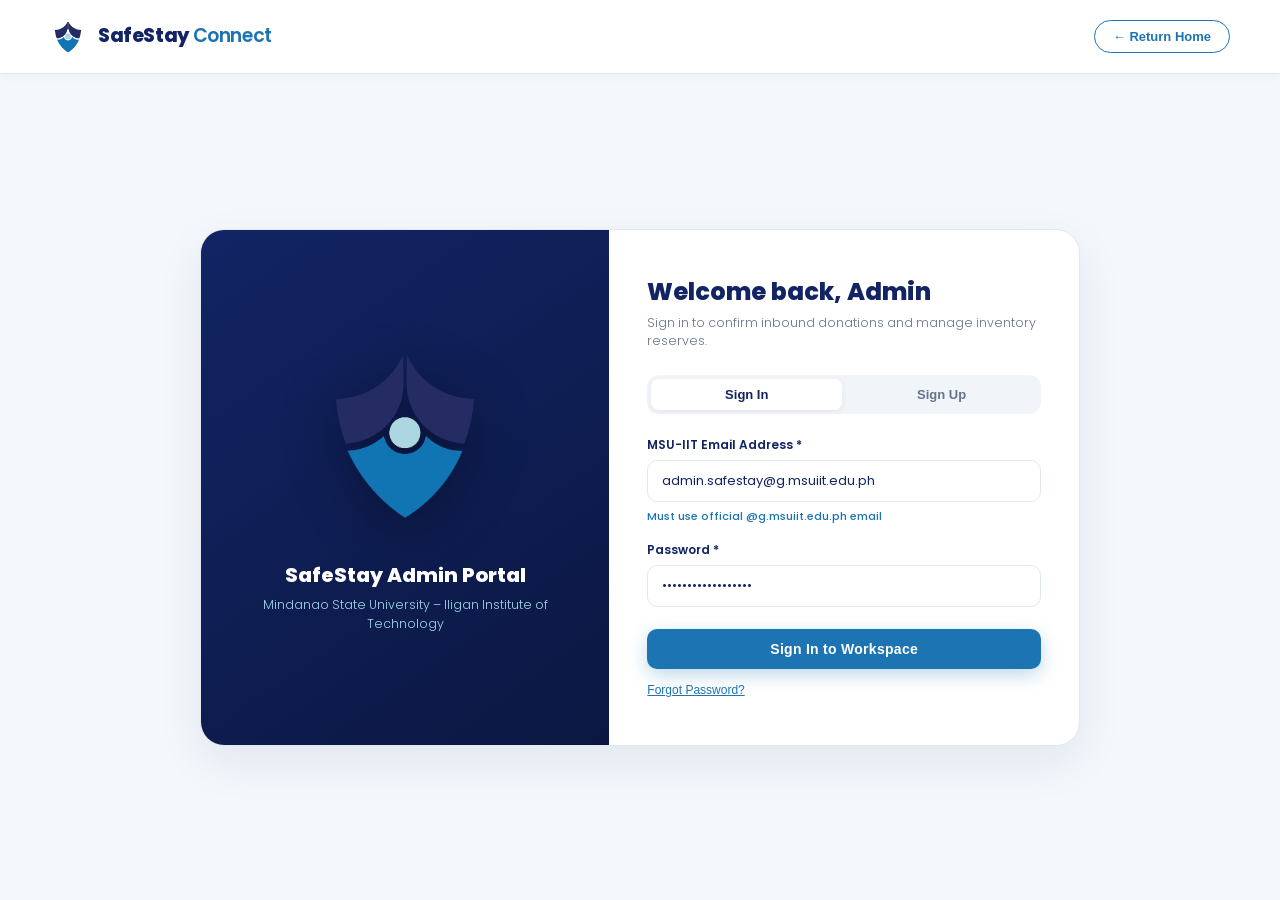
<file: admin.html>
<!DOCTYPE html>
<html lang="en">
<head>
  <meta charset="UTF-8" />
  <meta name="viewport" content="width=device-width, initial-scale=1.0" />
  <title>SafeStay Connect | Admin Management Workspace</title>
  <!-- Google Fonts: Poppins (Official Font: Bold Intro Headers + Thin/Light Subtext) -->
  <link rel="preconnect" href="https://fonts.googleapis.com" />
  <link rel="preconnect" href="https://fonts.gstatic.com" crossorigin />
  <link href="https://fonts.googleapis.com/css2?family=Poppins:ital,wght@0,200;0,300;0,400;0,500;0,600;0,700;0,800;0,900;1,200;1,300&display=swap" rel="stylesheet" />
  
  <!-- STYLESHEET: Shared brandkit: variables, resets, modals, badges -->
  <link rel="stylesheet" href="css/brand.css" />
  <!-- STYLESHEET: Admin workspace layout & components -->
  <link rel="stylesheet" href="css/admin.css" />
</head>
<body class="view-admin">

  <!--top nav bar-->
  <header class="admin-topbar">
    <a href="#" class="admin-brand-link" onclick="handleLogoReturnHome()">
      <!-- PICTURE: 'Classic.png' brand emblem in top bar -->
      <img src="Classic.png" alt="SafeStay Emblem" class="admin-brand-logo" />
      <div class="admin-brand-title">SafeStay <span>Connect</span></div>
    </a>

    <div class="admin-topbar-actions">
      <!-- BUTTON: Admin_Home_Return_Btn (Returns to Landing Page) -->
      <button type="button" id="Admin_Home_Return_Btn" class="btn-return-home" onclick="handleLogoReturnHome()">
        ← Return Home
      </button>
    </div>
  </header>

  <!-- ==========================================================================
       VIEW 1: ADMIN AUTHENTICATION SCREEN (SIGN IN / SIGN UP / FORGOT PASSWORD)
       ========================================================================== -->
  <section id="adminAuthScreen" class="admin-auth-screen">
    <div class="admin-auth-card">
      
      <!-- Left decorative pane with official shield -->
      <div class="auth-left-emblem-pane">
        <div class="auth-emblem-holder">
          <!-- PICTURE: 'Classic.png' large decorative shield emblem -->
          <img src="Classic.png" alt="SafeStay Shield" />
        </div>
        <h3>SafeStay Admin Portal</h3>
        <p>Mindanao State University – Iligan Institute of Technology</p>
      </div>

      <!-- Right auth forms pane -->
      <div class="auth-right-form-pane">
        <h2 id="authHeadingTitle" class="auth-header-title">Welcome back, Admin</h2>
        <p id="authSubtext" class="auth-subtext">Sign in to confirm inbound donations and manage inventory reserves.</p>

        <!-- Toggle Tabs: Sign In / Sign Up -->
        <div class="auth-toggle-tabs">
          <!-- BUTTON: Admin_Auth_Switch_SignIn_Btn -->
          <button type="button" id="Admin_Auth_Switch_SignIn_Btn" class="auth-tab-btn active" onclick="switchAuthMode('signin')">
            Sign In
          </button>
          <!-- BUTTON: Admin_Auth_Switch_SignUp_Btn -->
          <button type="button" id="Admin_Auth_Switch_SignUp_Btn" class="auth-tab-btn" onclick="switchAuthMode('signup')">
            Sign Up
          </button>
        </div>

        <form id="adminAuthForm" onsubmit="handleAuthSubmit(event)">
          
          <div class="form-group">
            <label for="adminEmailInput">MSU-IIT Email Address *</label>
            <!-- Pre-seeded demo account: admin.safestay@g.msuiit.edu.ph -->
            <input type="email" id="adminEmailInput" value="admin.safestay@g.msuiit.edu.ph" placeholder="your.name@g.msuiit.edu.ph" required />
            <span class="email-hint-tag">Must use official @g.msuiit.edu.ph email</span>
          </div>

          <div class="form-group">
            <label for="adminPasswordInput">Password *</label>
            <input type="password" id="adminPasswordInput" value="AdminSafeStay2026!" placeholder="Enter your password" required />
          </div>

          <div id="signUpConfirmGroup" class="form-group hidden">
            <label for="adminConfirmPasswordInput">Confirm Password *</label>
            <input type="password" id="adminConfirmPasswordInput" placeholder="Confirm your password" />
          </div>

          <!-- BUTTON: Admin_Auth_Submit_Btn -->
          <button type="submit" id="Admin_Auth_Submit_Btn" class="btn-auth-submit">
            Sign In to Workspace
          </button>

          <!-- BUTTON: Admin_Forgot_Password_Btn -->
          <button type="button" id="Admin_Forgot_Password_Btn" class="btn-forgot-password" onclick="openForgotPasswordModal()">
            Forgot Password?
          </button>
        </form>
      </div>

    </div>
  </section>

  <!-- ==========================================================================
       VIEW 2: ADMIN WORKSPACE SHELL
       ========================================================================== -->
  <section id="adminWorkspaceLayout" class="admin-workspace-layout hidden">
    
    <!-- Left Navigation Sidebar -->
    <aside class="admin-sidebar">
      <div class="admin-sidebar-menu">
        <div class="admin-sidebar-label">Management Navigation</div>
        
        <!-- BUTTON: Admin_Nav_Dashboard_Btn -->
        <button type="button" id="Admin_Nav_Dashboard_Btn" class="admin-nav-tab-btn active" onclick="switchAdminTab('dashboard')">
          📊 Dashboard Overview
        </button>

        <!-- BUTTON: Admin_Nav_Donations_Btn -->
        <button type="button" id="Admin_Nav_Donations_Btn" class="admin-nav-tab-btn" onclick="switchAdminTab('donations')">
          🎁 Donations Ledger
        </button>

        <!-- BUTTON: Admin_Nav_Inventory_Btn -->
        <button type="button" id="Admin_Nav_Inventory_Btn" class="admin-nav-tab-btn" onclick="switchAdminTab('inventory')">
          📦 Inventory & Stock
        </button>

        <!-- BUTTON: Admin_Nav_Distributions_Btn -->
        <button type="button" id="Admin_Nav_Distributions_Btn" class="admin-nav-tab-btn" onclick="switchAdminTab('distributions')">
          🚚 Distribution Logs
        </button>

        <!-- BUTTON: Admin_Nav_Campaigns_Btn (Dedicated Campaign & Media tab per request) -->
        <button type="button" id="Admin_Nav_Campaigns_Btn" class="admin-nav-tab-btn" onclick="switchAdminTab('campaigns')">
          📢 Campaigns & Media
        </button>
      </div>

      <!-- Bottom Profile & Logout -->
      <div class="admin-sidebar-footer">
        <div class="admin-profile-pill">
          <div class="admin-avatar">AS</div>
          <div class="admin-profile-info">
            <strong id="activeAdminEmailDisplay">admin.safestay@g.msuiit.edu.ph</strong>
            <small>MISSC Administrator</small>
          </div>
        </div>

        <!-- BUTTON: Admin_SignOut_Btn -->
        <button type="button" id="Admin_SignOut_Btn" class="btn-admin-signout" onclick="handleAdminSignOut()">
          Sign Out of Workspace
        </button>
      </div>
    </aside>

    <!-- Main Content Workspace Area -->
    <main class="admin-main-canvas">
      
      <!-- TAB 1: DASHBOARD OVERVIEW -->
      <div id="adminTabDashboard">
        <div class="admin-page-header">
          <div>
            <h1>Operations Dashboard</h1>
            <p>Real-time intake tracking, warehouse reserve indicators, and community outreach actions.</p>
          </div>
        </div>

        <!-- 4 KPI Cards -->
        <div class="kpi-grid">
          <div class="kpi-card">
            <div class="kpi-top"><span>Total Pledges</span><span class="kpi-icon-badge">🎁</span></div>
            <div class="kpi-number" id="kpiTotalDonations">0</div>
            <div class="kpi-footer" id="kpiToReceiveCount">0 awaiting intake</div>
          </div>
          <div class="kpi-card">
            <div class="kpi-top"><span>Live Stock Units</span><span class="kpi-icon-badge">📦</span></div>
            <div class="kpi-number" id="kpiTotalStockUnits">0</div>
            <div class="kpi-footer">Across verified warehouse categories</div>
          </div>
          <div class="kpi-card">
            <div class="kpi-top"><span>Dispatches Logged</span><span class="kpi-icon-badge">🚚</span></div>
            <div class="kpi-number" id="kpiTotalDispatches">0</div>
            <div class="kpi-footer">Community outreach activities</div>
          </div>
          <div class="kpi-card">
            <div class="kpi-top"><span>Active Drive</span><span class="kpi-icon-badge">📢</span></div>
            <div class="kpi-number" style="font-size:18px; line-height:1.4;" id="kpiActiveDriveTitle">Loading...</div>
            <div class="kpi-footer">Current student campaign</div>
          </div>
        </div>

        <!-- Quick Operational Actions -->
        <div style="margin-bottom:12px;">
          <h3 style="font-size:15px; color:var(--brand-navy); font-weight:700;">Quick Operational Actions</h3>
        </div>
        <div class="quick-actions-row" style="margin-bottom:28px;">
          
          <!-- BUTTON: Dashboard_Edit_Drive_Btn (Replaced Record Inbound as requested, jumps straight to dedicated Campaigns tab) -->
          <div class="quick-action-card-btn" id="Dashboard_Edit_Drive_Btn" onclick="switchAdminTab('campaigns')">
            <div class="quick-action-icon">✏️</div>
            <div class="quick-action-text">
              <strong>Update Community Drive</strong>
              <span>Edit active relief title, banner photo & description</span>
            </div>
          </div>

          <!-- BUTTON: Admin_Dispatch_Relief_Btn -->
          <div class="quick-action-card-btn" id="Admin_Dispatch_Relief_Btn" onclick="openDispatchModal()">
            <div class="quick-action-icon">🚚</div>
            <div class="quick-action-text">
              <strong>Dispatch Supplies</strong>
              <span>Deduct stock & log relief distribution</span>
            </div>
          </div>

          <!-- BUTTON: Admin_Add_Inventory_Btn -->
          <div class="quick-action-card-btn" id="Admin_Add_Inventory_Btn" onclick="openAddInventoryModal()">
            <div class="quick-action-icon">📦</div>
            <div class="quick-action-text">
              <strong>Add Supply Category</strong>
              <span>Track a new commodity in warehouse stock</span>
            </div>
          </div>

        </div>

        <!-- Recent Donations Snapshot Table -->
        <div class="admin-card">
          <div class="admin-card-header">
            <h3>Recent Pledges & Intake (Awaiting Arrival)</h3>
            <button class="btn-return-home" style="font-size:12px; padding:4px 12px;" onclick="switchAdminTab('donations')">
              View Full Ledger →
            </button>
          </div>
          <div class="table-container">
            <table class="admin-table">
              <thead>
                <tr>
                  <th>Code</th>
                  <th>Donor</th>
                  <th>Pledged Item</th>
                  <th>Units</th>
                  <th>Status</th>
                  <th>Action</th>
                </tr>
              </thead>
              <tbody id="dashboardRecentDonationsTbody">
                <!-- Dynamically populated -->
              </tbody>
            </table>
          </div>
        </div>
      </div>

      <!-- TAB 2: DONATIONS LEDGER (WITH "MARK AS RECEIVED" BUTTON) -->
      <div id="adminTabDonations" class="hidden">
        <div class="admin-page-header">
          <div>
            <h1>Donations Ledger</h1>
            <p>Review inbound pledges from donors. Clicking <strong>Mark as Received</strong> confirms physical arrival and credits warehouse stock.</p>
          </div>
        </div>

        <div class="admin-card">
          <div class="table-container">
            <table class="admin-table">
              <thead>
                <tr>
                  <th>Reference Code</th>
                  <th>Donor Name / Org</th>
                  <th>Pledged Commodity</th>
                  <th>Quantity</th>
                  <th>Date Logged</th>
                  <th>Current Status</th>
                  <th style="text-align:right;">Physical Intake Action</th>
                </tr>
              </thead>
              <tbody id="adminFullDonationsTbody">
                <!-- Dynamically populated -->
              </tbody>
            </table>
          </div>
        </div>
      </div>

      <!-- TAB 3: INVENTORY & STOCK -->
      <div id="adminTabInventory" class="hidden">
        <div class="admin-page-header">
          <div>
            <h1>Inventory & Stock Reserves</h1>
            <p>Live inventory quantities automatically credited upon intake and deducted upon dispatch.</p>
          </div>
          <div class="header-actions-group">
            <button type="button" class="btn-admin-action" onclick="openAddInventoryModal()">
              + Add Supply Item
            </button>
          </div>
        </div>

        <div class="admin-card">
          <div class="table-container">
            <table class="admin-table">
              <thead>
                <tr>
                  <th>Item Description</th>
                  <th>Category</th>
                  <th>Available Quantity (In Stock)</th>
                  <th>Packaging Unit</th>
                  <th>Actions</th>
                </tr>
              </thead>
              <tbody id="adminFullInventoryTbody">
                <!-- Dynamically populated -->
              </tbody>
            </table>
          </div>
        </div>
      </div>

      <!-- TAB 4: DISTRIBUTION & DISPATCHES -->
      <div id="adminTabDistributions" class="hidden">
        <div class="admin-page-header">
          <div>
            <h1>Distribution & Dispatches</h1>
            <p>Historical log of relief provisions released to university dormitories and community evacuation centers.</p>
          </div>
          <div class="header-actions-group">
            <button type="button" class="btn-admin-action" onclick="openDispatchModal()">
              + Dispatch Relief
            </button>
          </div>
        </div>

        <div class="admin-card">
          <div class="table-container">
            <table class="admin-table">
              <thead>
                <tr>
                  <th>Dispatch ID</th>
                  <th>Relief Item</th>
                  <th>Units Dispatched</th>
                  <th>Beneficiary Initiative / Event</th>
                  <th>Dispatch Date</th>
                </tr>
              </thead>
              <tbody id="adminFullDistributionsTbody">
                <!-- Dynamically populated -->
              </tbody>
            </table>
          </div>
        </div>
      </div>

      <!-- TAB 5: CAMPAIGNS & MEDIA (DEDICATED MANAGER FOR ACTIVE COMMUNITY DRIVE) -->
      <div id="adminTabCampaigns" class="hidden">
        <div class="admin-page-header">
          <div>
            <h1>Campaigns & Media Manager</h1>
            <p>Update the active community drive displayed on the public transparency portal in real time.</p>
          </div>
        </div>

        <div class="admin-card" style="max-width:760px;">
          <div class="admin-card-header">
            <h3>Active Community Relief Drive Settings</h3>
          </div>
          <div class="modal-body">
            <form id="adminCampaignForm" onsubmit="handleUpdateDriveSubmit(event)">
              
              <div class="form-group">
                <label for="campaignTitleInput">Campaign / Relief Drive Title *</label>
                <input type="text" id="campaignTitleInput" required placeholder="e.g., Bagyong Paeng Student Boarder Relief Drive" />
              </div>

              <div class="form-group">
                <label for="campaignDescInput">Drive Description & Mission *</label>
                <textarea id="campaignDescInput" rows="3" required placeholder="Describe the active community initiative..."></textarea>
              </div>

              <div class="form-group">
                <label for="campaignImageInput">Banner Image Filename / URL *</label>
                <input type="text" id="campaignImageInput" value="bg_homepage.jpg" required placeholder="bg_homepage.jpg or image URL" />
                <span class="email-hint-tag">Default: bg_homepage.jpg (or any uploaded photo file in your folder)</span>
              </div>

              <!-- BUTTON: Admin_Update_Drive_Btn -->
              <button type="submit" id="Admin_Update_Drive_Btn" class="btn-admin-action" style="margin-top:10px;">
                💾 Save & Update Active Community Drive
              </button>
            </form>
          </div>
        </div>
      </div>

    </main>
  </section>

  <!-- ==========================================================================
       MODAL 1: ADD INVENTORY ITEM
       ========================================================================== -->
  <div id="adminAddInventoryModal" class="modal-overlay hidden">
    <div class="modal-card">
      <div class="modal-header">
        <h3>Add New Inventory Supply</h3>
        <button type="button" class="modal-close-icon-btn" onclick="closeAdminModals()">×</button>
      </div>
      <div class="modal-body">
        <form id="adminAddInventoryForm" onsubmit="handleAddInventorySubmit(event)">
          <div class="form-group">
            <label for="newInvItemName">Item Name *</label>
            <input type="text" id="newInvItemName" placeholder="e.g., Bottled Water, First Aid Kits" required />
          </div>
          <div class="form-group">
            <label for="newInvCategory">Category *</label>
            <select id="newInvCategory" required>
              <option value="Food">Food</option>
              <option value="Personal care">Personal care</option>
              <option value="Bedding">Bedding</option>
              <option value="Education">Education</option>
              <option value="Medical">Medical</option>
              <option value="General Relief" selected>General Relief</option>
            </select>
          </div>
          <div style="display:grid; grid-template-columns:1fr 1fr; gap:12px;">
            <div class="form-group">
              <label for="newInvQuantity">Initial Stock *</label>
              <input type="number" id="newInvQuantity" min="0" step="1" value="0" required />
            </div>
            <div class="form-group">
              <label for="newInvUnit">Packaging Unit *</label>
              <input type="text" id="newInvUnit" value="units" placeholder="bottles, kits, pcs" required />
            </div>
          </div>
          <button type="submit" class="btn-admin-action" style="width:100%; margin-top:8px;">
            Save to Inventory Reserves
          </button>
        </form>
      </div>
    </div>
  </div>

  <!-- ==========================================================================
       MODAL 2: DISPATCH RELIEF (DEDUCTS STOCK)
       ========================================================================== -->
  <div id="adminDispatchModal" class="modal-overlay hidden">
    <div class="modal-card">
      <div class="modal-header">
        <h3>Dispatch Relief Supplies</h3>
        <button type="button" class="modal-close-icon-btn" onclick="closeAdminModals()">×</button>
      </div>
      <div class="modal-body">
        <form id="adminDispatchForm" onsubmit="handleDispatchSubmit(event)">
          <div class="form-group">
            <label for="dispatchItemSelect">Select Supply from Inventory *</label>
            <select id="dispatchItemSelect" required>
              <!-- Dynamically populated with available quantities -->
            </select>
          </div>
          <div class="form-group">
            <label for="dispatchQuantityInput">Units to Dispatch *</label>
            <input type="number" id="dispatchQuantityInput" min="1" step="1" placeholder="10" required />
          </div>
          <div class="form-group">
            <label for="dispatchBeneficiaryInput">Beneficiary Community / Event *</label>
            <input type="text" id="dispatchBeneficiaryInput" placeholder="e.g., Barangay San Miguel Evacuation Center" required />
          </div>
          <button type="submit" class="btn-admin-action" style="width:100%; margin-top:8px;">
            Confirm Dispatch & Deduct Stock
          </button>
        </form>
      </div>
    </div>
  </div>

  <!-- ==========================================================================
       MODAL 3: FORGOT PASSWORD INSTRUCTIONS
       ========================================================================== -->
  <div id="adminForgotPasswordModal" class="modal-overlay hidden">
    <div class="modal-card" style="max-width:440px;">
      <div class="modal-header">
        <h3>Reset Admin Credentials</h3>
        <button type="button" class="modal-close-icon-btn" onclick="closeAdminModals()">×</button>
      </div>
      <div class="modal-body" style="text-align:center;">
        <div style="font-size:32px; margin-bottom:12px;">🔑</div>
        <h4 style="font-size:16px; color:var(--brand-navy); margin-bottom:8px;">Password Reset Verification</h4>
        <p style="font-size:13px; color:var(--text-muted); line-height:1.7; margin-bottom:20px;">
          For security, administrative password reset requests are handled through the MSU-IIT Google Workspace administrator. Please contact your IT coordinator at <strong>coo.misc@g.msuit.edu.ph</strong>.
        </p>
        <button type="button" class="btn-admin-action" style="width:100%;" onclick="closeAdminModals()">
          Understood
        </button>
      </div>
    </div>
  </div>

  <!-- ==========================================================================
       JAVASCRIPT: ADMIN DATA LOGIC, AUTH & REAL-TIME RECONCILIATION
       ========================================================================== -->
  <!-- SCRIPT: Shared state & localStorage (must load first) -->
  <script src="js/data.js"></script>
  <!-- SCRIPT: Admin workspace logic -->
  <script src="js/admin.js"></script>
</body>
</html>
</file>
<file: css/brand.css>
/* ==========================================================================
   css/brand.css : OFFICIAL BRANDKIT (variables, resets) + SHARED COMPONENTS (modals, badges, forms...)
   Loaded by: index.html, donor.html, admin.html
   ========================================================================== */
:root {
  /* COLOR 1: Deep Navy Blue (#122464) - Core brand canvas & sidebar elements */
  --brand-navy: #122464;

  /* COLOR 2: Vibrant Blue (#1D74B3) - Primary actions, active highlights & banners */
  --brand-blue: #1d74b3;

  /* COLOR 3: Pure White (#FFFFFF) - Cards, typography & surfaces */
  --brand-white: #ffffff;

  /* COLOR 4: Cyan Accent (#A0D7E7) - Subtle borders, highlights & active pills */
  --brand-cyan: #a0d7e7;

  /* COLOR 5: Gold (#D98E16) - "To Receive" pending badges & warning alerts */
  --brand-gold: #d98e16;

  /* Neutral UI & Status Colors */
  --surface-page: #f4f7fb;
  --surface-border: #e1e8f2;
  --text-main: #122464;
  --text-muted: #64748b;
  --status-green: #1b8a5a;
  --status-green-bg: #eefaf3;
  --status-gold-bg: #fef6e9;
  --status-red: #c53b3b;
  --status-red-bg: #fdf2f2;
  /* Translucent glass fills for frosted panels (used by the landing page) */
  --glass-surface: rgba(18, 36, 100, 0.58);
  --glass-stroke: rgba(255, 255, 255, 0.18);
}

/* Universal reset shared by every page */
* {
  box-sizing: border-box;
  margin: 0;
  padding: 0;
}

/* Smooth anchor scrolling (landing page navigation links) */
html {
  scroll-behavior: smooth;
}

/* Page base: each page paints its own background in its own stylesheet */
body {
  font-family: "Poppins", sans-serif;
  line-height: 1.5;
}

/* Utility: hides a screen, tab or modal */
.hidden {
  display: none !important;
}

/* ##########################################################################
   SHARED COMPONENTS (identical on the Donor and Admin pages)
   ########################################################################## */

/* ==========================================================================
   TOP NAVIGATION BAR
   ========================================================================== */
/* BUTTON: Donor_Home_Return_Btn */
.btn-return-home {
  display: inline-flex;
  align-items: center;
  gap: 8px;
  background: transparent;
  color: var(--brand-blue);
  border: 1.5px solid var(--brand-blue);
  padding: 8px 18px;
  border-radius: 999px;
  font-size: 13px;
  font-weight: 600;
  cursor: pointer;
  text-decoration: none;
  transition: all 0.2s ease;
}

.btn-return-home:hover {
  background: var(--brand-blue);
  color: var(--brand-white);
  transform: translateY(-1.5px);
}

/* ==========================================================================
   VIEW 2: PUBLIC TRANSPARENCY WORKSPACE
   ========================================================================== */
.table-container {
  overflow-x: auto;
}

/* Badges */
.badge-pill {
  display: inline-flex;
  align-items: center;
  gap: 6px;
  padding: 4px 10px;
  border-radius: 999px;
  font-size: 11px;
  font-weight: 600;
}

.badge-to-receive {
  background: var(--status-gold-bg);
  color: var(--brand-gold);
  border: 1px solid rgba(217, 142, 22, 0.35);
}

.badge-received {
  background: var(--status-green-bg);
  color: var(--status-green);
  border: 1px solid rgba(27, 138, 90, 0.25);
}

/* Form Fields */
.form-group {
  display: flex;
  flex-direction: column;
  gap: 6px;
  margin-bottom: 16px;
  text-align: left;
}

.form-group label {
  font-size: 12px;
  font-weight: 600;
  color: var(--brand-navy);
}

.form-group input,
.form-group select,
.form-group textarea {
  width: 100%;
  border: 1.5px solid var(--surface-border);
  background: var(--brand-white);
  border-radius: 10px;
  padding: 10px 14px;
  font-family: inherit;
  font-size: 13px;
  color: var(--text-main);
  transition: all 0.15s ease;
}

.form-group input:focus,
.form-group select:focus,
.form-group textarea:focus {
  border-color: var(--brand-blue);
  outline: none;
  box-shadow: 0 0 0 3px rgba(29, 116, 179, 0.15);
}

/* ==========================================================================
   MODAL DIALOGS
   ========================================================================== */
.modal-overlay {
  position: fixed;
  inset: 0;
  background: rgba(18, 36, 100, 0.65);
  backdrop-filter: blur(5px);
  z-index: 500;
  display: flex;
  align-items: center;
  justify-content: center;
  padding: 20px;
}

.modal-card {
  background: var(--brand-white);
  border-radius: 22px;
  width: min(100%, 520px);
  max-height: 90vh;
  overflow-y: auto;
  box-shadow: 0 20px 50px rgba(18, 36, 100, 0.35);
  border: 1px solid var(--surface-border);
  position: relative;
}

.modal-header {
  padding: 20px 24px;
  border-bottom: 1.5px solid var(--surface-border);
  display: flex;
  align-items: center;
  justify-content: space-between;
}

.modal-header h3 {
  font-size: 17px;
  font-weight: 800;
  color: var(--brand-navy);
}

.modal-body {
  padding: 24px;
}
</file>
<file: css/admin.css>
.view-admin {
  background-color: var(--surface-page);
  color: var(--text-main);
  font-family: 'Poppins', sans-serif;
  min-height: 100vh;
  display: flex;
  flex-direction: column;
  line-height: 1.5;
}

/*tp nav bar */
.admin-topbar {
  height: 74px;
  padding: 0 clamp(20px, 4vw, 50px);
  background: var(--brand-white);
  border-bottom: 1.5px solid var(--surface-border);
  display: flex;
  align-items: center;
  justify-content: space-between;
  position: sticky;
  top: 0;
  z-index: 100;
  box-shadow: 0 2px 10px rgba(18, 36, 100, 0.04);
}
.admin-brand-link {
  display: flex;
  align-items: center;
  gap: 12px;
  text-decoration: none;
  color: var(--brand-navy);
  cursor: pointer;
}
.admin-brand-logo {
  width: 36px;
  height: 40px;
  object-fit: contain;
}
.admin-brand-title {
  font-size: 19px;
  font-weight: 800;
  letter-spacing: -0.02em;
}
.admin-brand-title span {
  color: var(--brand-blue);
  font-weight: 600;
}
.admin-topbar-actions {
  display: flex;
  align-items: center;
  gap: 14px;
}

/*admin sign in/out screen*/
.admin-auth-screen {
  flex: 1;
  display: flex;
  align-items: center;
  justify-content: center;
  padding: 40px 24px;
}
.admin-auth-card {
  background: var(--brand-white);
  border: 1.5px solid var(--surface-border);
  border-radius: 24px;
  box-shadow: 0 16px 45px rgba(18, 36, 100, 0.08);
  width: min(100%, 880px);
  display: grid;
  grid-template-columns: 1fr 1.15fr;
  overflow: hidden;
}
.auth-left-emblem-pane {
  background: linear-gradient(145deg, #122464 0%, #0B1742 100%);
  display: flex;
  flex-direction: column;
  align-items: center;
  justify-content: center;
  padding: 40px 30px;
  text-align: center;
  color: var(--brand-white);
  position: relative;
}
.auth-emblem-holder {
  width: clamp(140px, 16vw, 190px);
  margin-bottom: 22px;
  filter: drop-shadow(0 12px 28px rgba(0, 0, 0, 0.35));
}
.auth-emblem-holder img {
  width: 100%;
  height: auto;
  object-fit: contain;
}
.auth-left-emblem-pane h3 {
  font-size: 20px;
  font-weight: 800;
  margin-bottom: 6px;
}
.auth-left-emblem-pane p {
  font-size: 12.5px;
  color: var(--brand-cyan);
  font-weight: 300;
}
.auth-right-form-pane {
  padding: 44px 38px;
  display: flex;
  flex-direction: column;
  justify-content: center;
}
.auth-header-title {
  font-size: 24px;
  font-weight: 800;
  color: var(--brand-navy);
  margin-bottom: 4px;
}
.auth-subtext {
  font-size: 12.5px;
  color: var(--text-muted);
  margin-bottom: 24px;
  font-weight: 300;
}
.auth-toggle-tabs {
  display: flex;
  background: #F1F5F9;
  padding: 4px;
  border-radius: 12px;
  margin-bottom: 22px;
  gap: 4px;
}
/* BUTTONS: Admin_Auth_Switch_SignIn_Btn, Admin_Auth_Switch_SignUp_Btn */
.auth-tab-btn {
  flex: 1;
  border: 0;
  background: transparent;
  padding: 8px 14px;
  border-radius: 8px;
  font-size: 13px;
  font-weight: 600;
  color: var(--text-muted);
  cursor: pointer;
  transition: all 0.18s ease;
}
.auth-tab-btn.active {
  background: var(--brand-white);
  color: var(--brand-navy);
  box-shadow: 0 2px 6px rgba(0, 0, 0, 0.06);
}
.email-hint-tag {
  font-size: 11px;
  color: var(--brand-blue);
  font-weight: 500;
}
/* BUTTON: Admin_Auth_Submit_Btn */
.btn-auth-submit {
  width: 100%;
  background: var(--brand-blue);
  color: var(--brand-white);
  border: 0;
  padding: 12px 24px;
  border-radius: 10px;
  font-size: 14px;
  font-weight: 700;
  letter-spacing: 0.02em;
  cursor: pointer;
  box-shadow: 0 6px 18px rgba(29, 116, 179, 0.28);
  transition: all 0.2s ease;
  margin-top: 6px;
}
.btn-auth-submit:hover {
  background: #155e93;
  transform: translateY(-1.5px);
}
/* BUTTON: Admin_Forgot_Password_Btn */
.btn-forgot-password {
  background: transparent;
  border: 0;
  color: var(--brand-blue);
  font-size: 12px;
  font-weight: 500;
  cursor: pointer;
  margin-top: 14px;
  align-self: center;
  text-decoration: underline;
}
.btn-forgot-password:hover {
  color: var(--brand-navy);
}

/* ==========================================================================
   VIEW 2: ADMIN WORKSPACE SHELL (DASHBOARD & LEDGERS)
   ========================================================================== */
.admin-workspace-layout {
  flex: 1;
  display: grid;
  grid-template-columns: 260px 1fr;
  min-height: calc(100vh - 74px);
}
.admin-sidebar {
  background: var(--brand-white);
  border-right: 1.5px solid var(--surface-border);
  padding: 24px 16px;
  display: flex;
  flex-direction: column;
  justify-content: space-between;
}
.admin-sidebar-menu {
  display: flex;
  flex-direction: column;
  gap: 6px;
}
.admin-sidebar-label {
  font-size: 11px;
  font-weight: 700;
  letter-spacing: 0.12em;
  text-transform: uppercase;
  color: #94A3B8;
  padding: 8px 12px 4px;
}
/* BUTTONS: Admin_Nav_Dashboard_Btn, Admin_Nav_Donations_Btn, Admin_Nav_Inventory_Btn, Admin_Nav_Distributions_Btn, Admin_Nav_Campaigns_Btn */
.admin-nav-tab-btn {
  display: flex;
  align-items: center;
  gap: 12px;
  width: 100%;
  border: 0;
  background: transparent;
  padding: 11px 14px;
  border-radius: 10px;
  color: #475569;
  font-size: 13.5px;
  font-weight: 500;
  cursor: pointer;
  text-align: left;
  transition: all 0.18s ease;
}
.admin-nav-tab-btn:hover {
  background: #F1F6FB;
  color: var(--brand-blue);
}
.admin-nav-tab-btn.active {
  background: #EAF3FA;
  color: var(--brand-navy);
  font-weight: 700;
}
.admin-sidebar-footer {
  border-top: 1px solid var(--surface-border);
  padding-top: 16px;
}
.admin-profile-pill {
  display: flex;
  align-items: center;
  gap: 10px;
  padding: 8px 12px;
  margin-bottom: 12px;
}
.admin-avatar {
  width: 36px;
  height: 36px;
  border-radius: 10px;
  background: linear-gradient(135deg, var(--brand-navy), var(--brand-blue));
  color: var(--brand-white);
  display: grid;
  place-items: center;
  font-size: 13px;
  font-weight: 700;
}
.admin-profile-info strong {
  font-size: 12.5px;
  display: block;
  color: var(--brand-navy);
  line-height: 1.2;
}
.admin-profile-info small {
  font-size: 10.5px;
  color: var(--text-muted);
  display: block;
}
/* BUTTON: Admin_SignOut_Btn */
.btn-admin-signout {
  width: 100%;
  border: 1px solid #CBD5E1;
  background: #F8FAFC;
  color: var(--status-red);
  padding: 9px 14px;
  border-radius: 10px;
  font-size: 12.5px;
  font-weight: 600;
  cursor: pointer;
  display: flex;
  align-items: center;
  justify-content: center;
  gap: 8px;
  transition: all 0.18s ease;
}
.btn-admin-signout:hover {
  background: var(--status-red-bg);
  border-color: #F87171;
}
/* Admin Workspace Main Canvas */
.admin-main-canvas {
  padding: 34px clamp(20px, 3.5vw, 44px) 50px;
  max-width: 1250px;
  margin: 0 auto;
  width: 100%;
}
.admin-page-header {
  display: flex;
  align-items: center;
  justify-content: space-between;
  gap: 18px;
  margin-bottom: 26px;
  flex-wrap: wrap;
}
.admin-page-header h1 {
  font-size: 26px;
  font-weight: 800;
  color: var(--brand-navy);
  letter-spacing: -0.02em;
}
.admin-page-header p {
  color: var(--text-muted);
  font-size: 13px;
  font-weight: 300;
  margin-top: 3px;
}
.header-actions-group {
  display: flex;
  gap: 10px;
  flex-wrap: wrap;
}
/* BUTTON: Primary action buttons in admin */
.btn-admin-action {
  background: var(--brand-blue);
  color: var(--brand-white);
  border: 0;
  padding: 10px 22px;
  border-radius: 10px;
  font-weight: 600;
  font-size: 13px;
  cursor: pointer;
  display: inline-flex;
  align-items: center;
  gap: 8px;
  box-shadow: 0 4px 14px rgba(29, 116, 179, 0.25);
  transition: all 0.2s ease;
}
.btn-admin-action:hover {
  background: #155e93;
  transform: translateY(-1.5px);
}
/* KPI Grid */
.kpi-grid {
  display: grid;
  grid-template-columns: repeat(4, 1fr);
  gap: 16px;
  margin-bottom: 26px;
}
.kpi-card {
  background: var(--brand-white);
  border: 1.5px solid var(--surface-border);
  border-radius: 16px;
  padding: 18px 20px;
  box-shadow: 0 4px 14px rgba(18, 36, 100, 0.03);
}
.kpi-top {
  display: flex;
  justify-content: space-between;
  align-items: center;
  font-size: 12px;
  color: var(--text-muted);
  font-weight: 500;
}
.kpi-icon-badge {
  width: 34px;
  height: 34px;
  border-radius: 8px;
  background: #EAF3FA;
  color: var(--brand-blue);
  display: grid;
  place-items: center;
  font-size: 16px;
}
.kpi-number {
  font-size: 28px;
  font-weight: 800;
  color: var(--brand-navy);
  margin: 8px 0 2px;
}
.kpi-footer {
  font-size: 11px;
  color: var(--text-muted);
}
/* Tables & Cards */
.admin-card {
  background: var(--brand-white);
  border: 1.5px solid var(--surface-border);
  border-radius: 18px;
  overflow: hidden;
  box-shadow: 0 4px 16px rgba(18, 36, 100, 0.04);
  margin-bottom: 26px;
}
.admin-card-header {
  padding: 18px 24px;
  border-bottom: 1px solid var(--surface-border);
  display: flex;
  justify-content: space-between;
  align-items: center;
}
.admin-card-header h3 {
  font-size: 16px;
  font-weight: 700;
  color: var(--brand-navy);
}
.admin-table {
  width: 100%;
  border-collapse: collapse;
  text-align: left;
  font-size: 13px;
  white-space: nowrap;
}
.admin-table th {
  background: #F8FAFD;
  color: #64748B;
  font-weight: 700;
  font-size: 11px;
  letter-spacing: 0.06em;
  text-transform: uppercase;
  padding: 13px 20px;
  border-bottom: 1.5px solid var(--surface-border);
}
.admin-table td {
  padding: 14px 20px;
  border-bottom: 1px solid var(--surface-border);
  color: #334155;
}
.admin-table tbody tr:hover {
  background: #F8FBFE;
}
.badge-distributed {
  background: #EAF3FA;
  color: var(--brand-blue);
  border: 1px solid rgba(29, 116, 179, 0.2);
}
/* BUTTON: Admin_Mark_Received_Btn */
.btn-mark-received {
  background: var(--brand-blue);
  color: var(--brand-white);
  border: 0;
  padding: 6px 14px;
  border-radius: 8px;
  font-size: 11.5px;
  font-weight: 700;
  cursor: pointer;
  display: inline-flex;
  align-items: center;
  gap: 6px;
  transition: all 0.18s ease;
}
.btn-mark-received:hover {
  background: #155e93;
  transform: translateY(-1px);
}
/* Quick Operational Actions */
.quick-actions-row {
  display: grid;
  grid-template-columns: repeat(3, 1fr);
  gap: 16px;
  margin-top: 10px;
}
/* BUTTONS: Dashboard_Edit_Drive_Btn, Admin_Dispatch_Relief_Btn, Admin_Add_Inventory_Btn */
.quick-action-card-btn {
  background: var(--brand-white);
  border: 1.5px solid var(--surface-border);
  border-radius: 16px;
  padding: 20px;
  text-align: left;
  cursor: pointer;
  transition: all 0.2s ease;
  display: flex;
  align-items: center;
  gap: 16px;
}
.quick-action-card-btn:hover {
  border-color: var(--brand-blue);
  transform: translateY(-2px);
  box-shadow: 0 8px 22px rgba(29, 116, 179, 0.12);
}
.quick-action-icon {
  width: 44px;
  height: 44px;
  border-radius: 12px;
  background: #EAF3FA;
  color: var(--brand-blue);
  display: grid;
  place-items: center;
  font-size: 20px;
  flex-shrink: 0;
}
.quick-action-text strong {
  display: block;
  font-size: 13.5px;
  color: var(--brand-navy);
  margin-bottom: 2px;
}
.quick-action-text span {
  display: block;
  font-size: 11.5px;
  color: var(--text-muted);
  font-weight: 300;
}
.modal-close-icon-btn {
  background: #F1F5F9;
  border: 0;
  width: 32px;
  height: 32px;
  border-radius: 8px;
  font-size: 18px;
  color: #64748B;
  cursor: pointer;
  display: grid;
  place-items: center;
}
@media (max-width: 900px) {
  .admin-workspace-layout {
    grid-template-columns: 1fr;
  }
  .admin-auth-card {
    grid-template-columns: 1fr;
  }
  .kpi-grid {
    grid-template-columns: repeat(2, 1fr);
  }
  .quick-actions-row {
    grid-template-columns: 1fr;
  }
}
</file>
